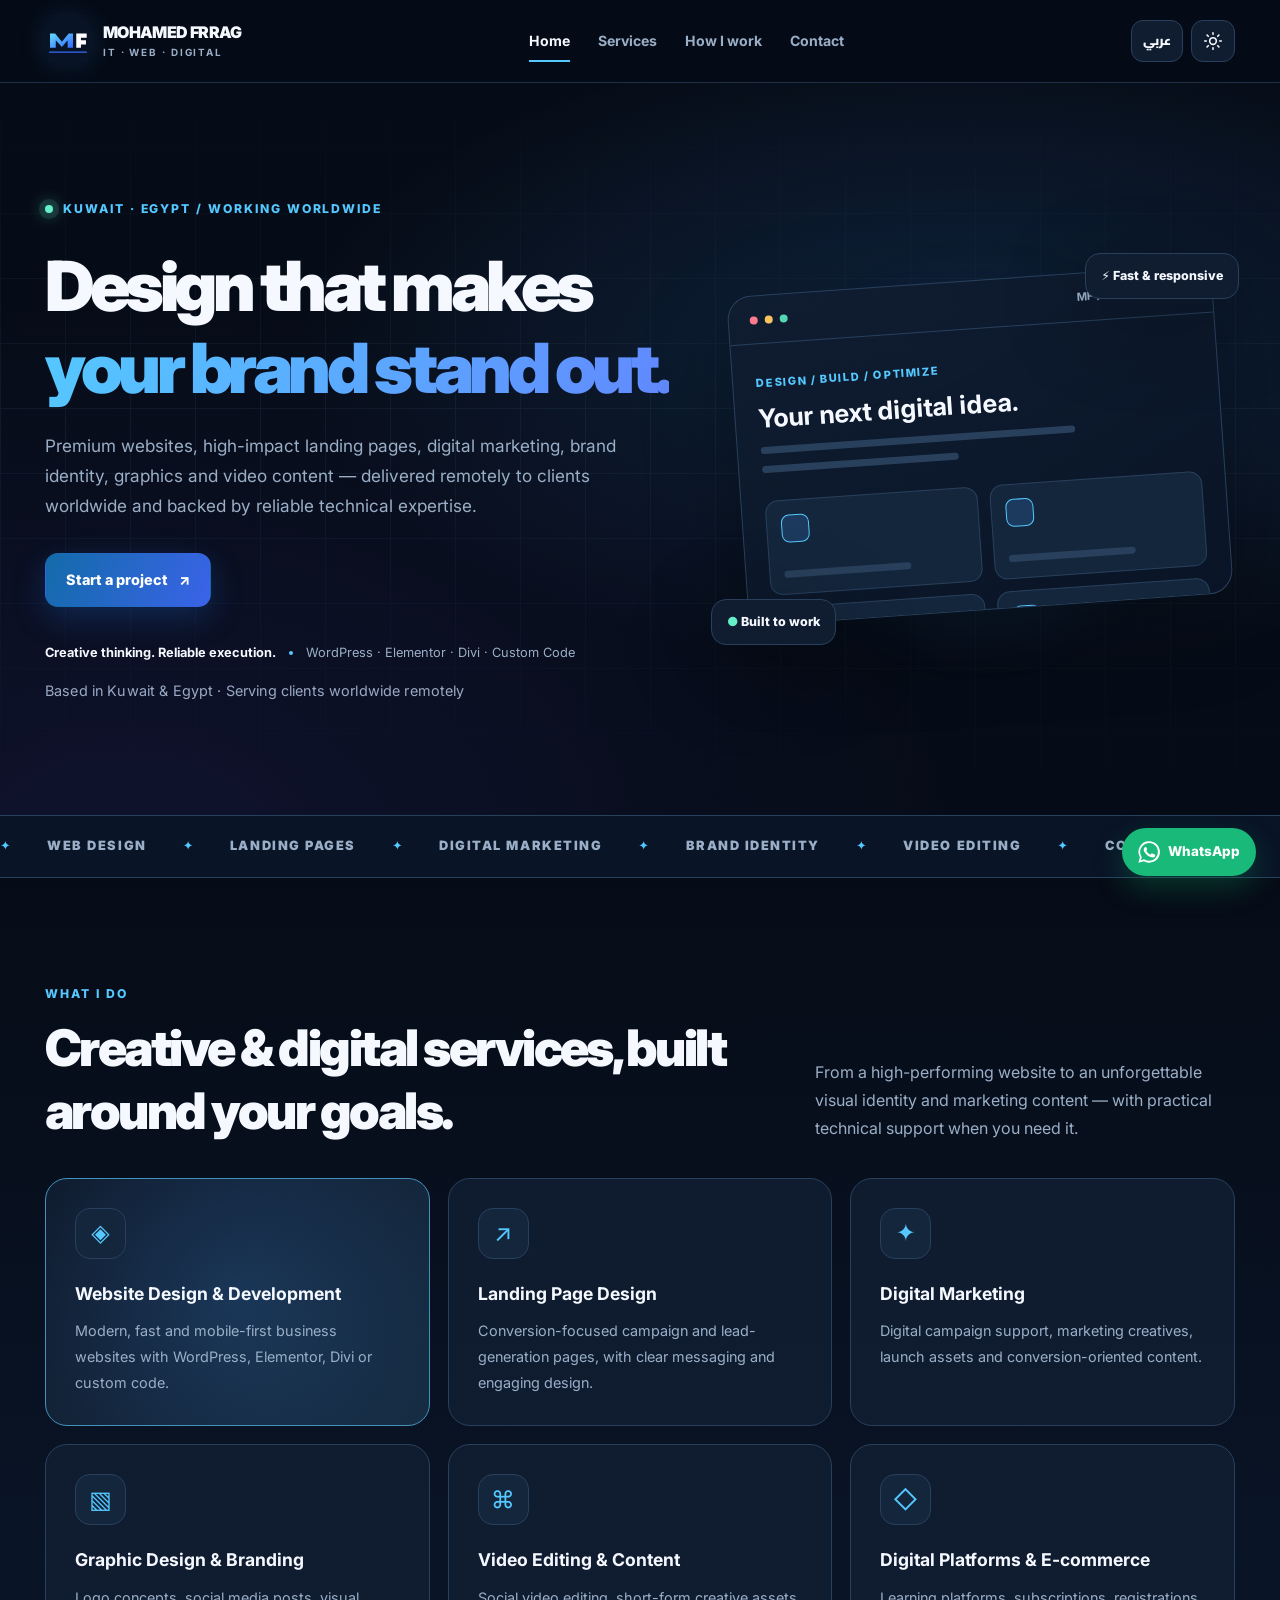
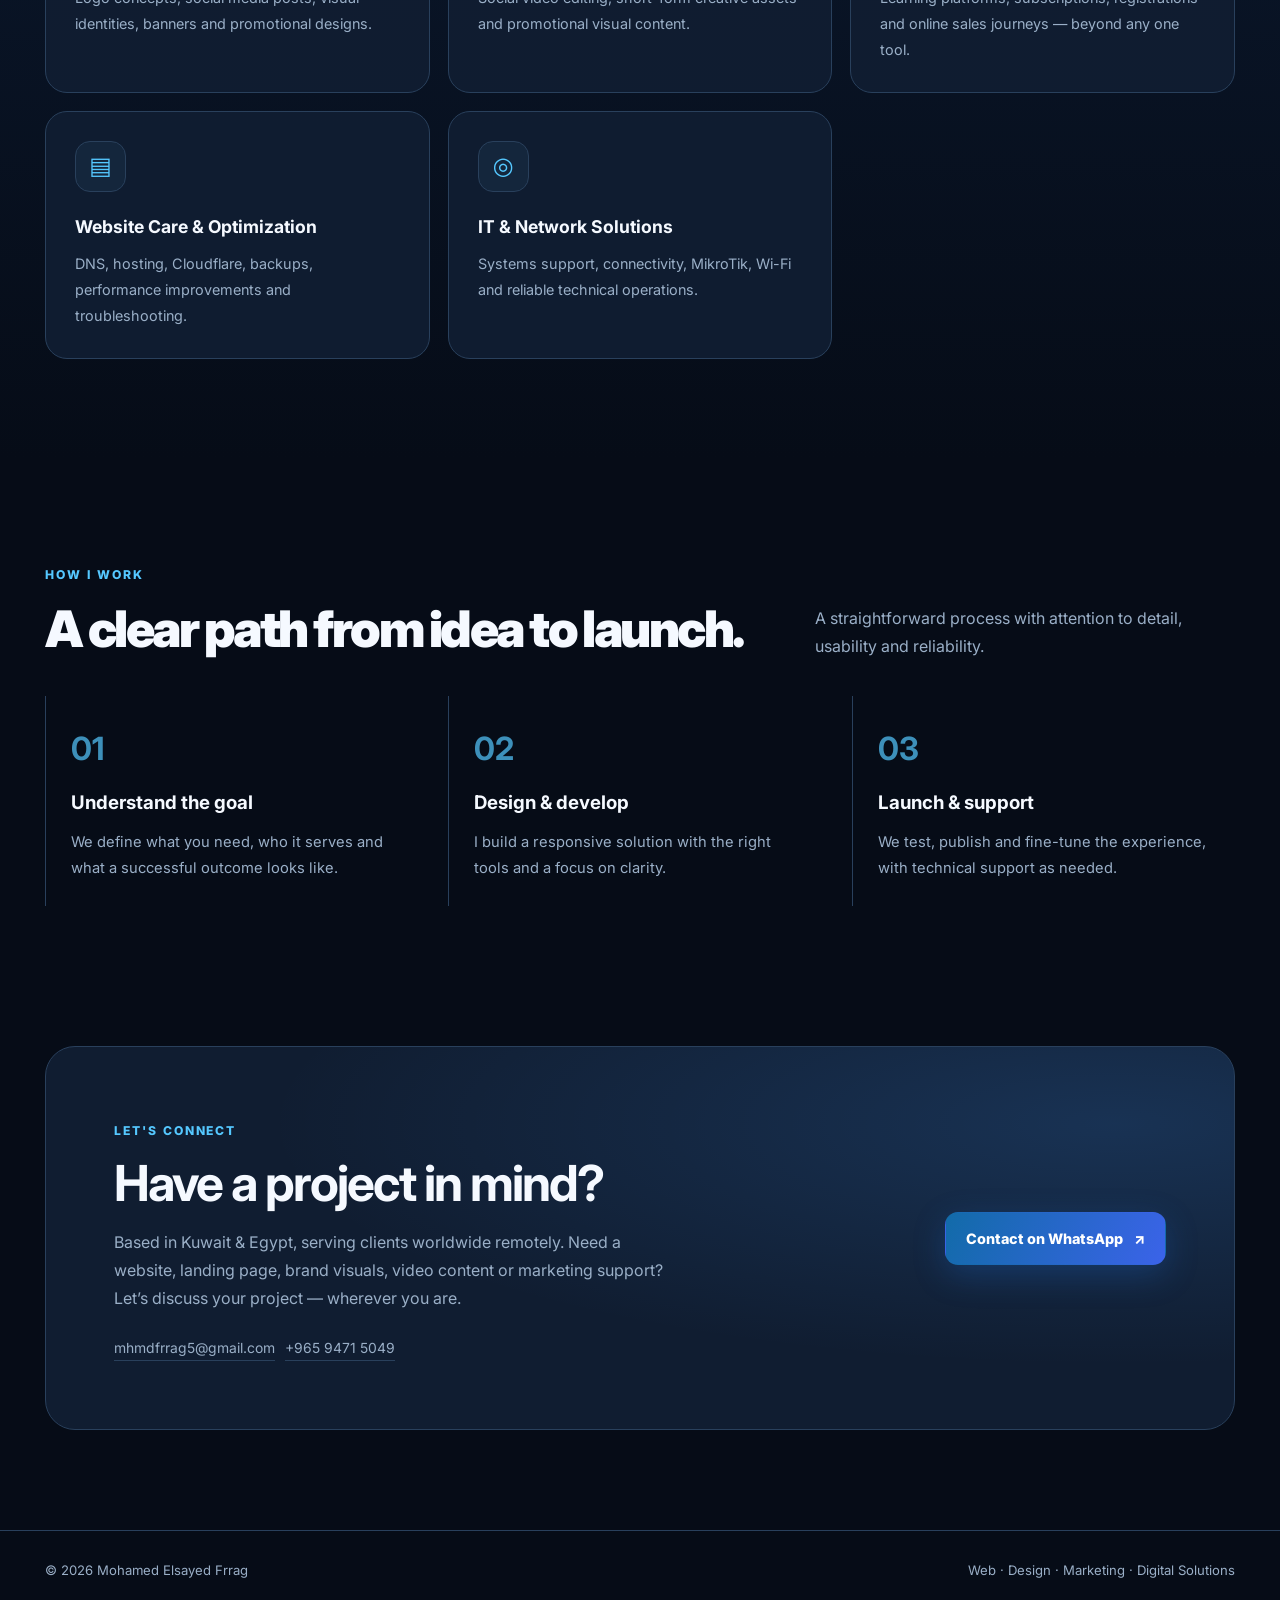
<file: index.html>
<!DOCTYPE html>
<html dir="ltr" lang="en"><head><meta charset="utf-8"/><meta content="width=device-width,initial-scale=1" name="viewport"/><meta content="#060c17" name="theme-color"/><meta content="Mohamed Frrag — web design, landing pages, digital marketing, branding, video editing, creative design, digital platforms and IT support. Based in Kuwait &amp; Egypt, serving clients worldwide." name="description"/><meta content="Mohamed Frrag | Web &amp; IT Solutions" property="og:title"/><meta content="Web design, branding, marketing and digital solutions worldwide. Based in Kuwait &amp; Egypt." property="og:description"/><meta content="website" property="og:type"/><link href="[data-uri]" rel="icon" type="image/svg+xml"/><style>
@import url('https://fonts.googleapis.com/css2?family=Cairo:wght@400;500;600;700;800;900&family=Inter:wght@400;500;600;700;800;900&display=swap');
:root{color-scheme:dark;--bg:#060c17;--bg2:#091426;--surface:#101d31;--surface2:#14263c;--text:#f5f9ff;--sub:#9aafc7;--border:#29405c;--accent:#55c8ff;--accent2:#537bff;--green:#65efc8;--glow:rgba(66,154,255,.17);--shadow:0 22px 90px rgba(0,0,0,.32)}
:root[data-theme=light]{color-scheme:light;--bg:#f5f8fe;--bg2:#eaf2fe;--surface:#fff;--surface2:#ebf3ff;--text:#122237;--sub:#506580;--border:#d3e0f2;--accent:#075eac;--accent2:#345bea;--green:#087f62;--glow:rgba(47,118,229,.12);--shadow:0 20px 70px rgba(22,61,118,.12)}
*{box-sizing:border-box}html{scroll-behavior:smooth}body{margin:0;overflow-x:hidden;background:var(--bg);color:var(--text);font:400 16px/1.75 Inter,Cairo,system-ui,sans-serif;transition:background .35s,color .35s}html[lang=ar] body{font-family:Cairo,Inter,system-ui,sans-serif}a{color:inherit;text-decoration:none}button{font:inherit;cursor:pointer}button:focus-visible,a:focus-visible{outline:2px solid var(--accent);outline-offset:4px}::selection{background:var(--accent);color:var(--bg)}.wrap{width:min(1190px,calc(100% - 48px));margin-inline:auto}.skip{position:fixed;inset-inline-start:20px;top:-90px;background:var(--accent);color:var(--bg);padding:12px 20px;z-index:80}.skip:focus{top:15px}.progress{height:2px;position:fixed;inset:0 0 auto;z-index:80;transform-origin:left;transform:scaleX(0);background:linear-gradient(90deg,#6cf0ff,#5379ff);pointer-events:none}header{position:sticky;top:0;z-index:50;background:color-mix(in srgb,var(--bg) 82%,transparent);border-bottom:1px solid color-mix(in srgb,var(--border) 70%,transparent);backdrop-filter:blur(18px)}.topbar{height:82px;display:flex;align-items:center;gap:20px}.brand{display:flex;align-items:center;gap:12px;white-space:nowrap;flex-shrink:0}.brand img{width:46px;height:46px;border-radius:12px;box-shadow:0 0 26px var(--glow)}.brand-text{font-size:1rem;font-weight:900;line-height:1.2;letter-spacing:-.04em}.brand-text small{display:block;color:var(--sub);font-size:.62rem;letter-spacing:.19em;font-weight:700;margin-top:5px}.nav{display:flex;align-items:center;justify-content:center;gap:28px;margin-inline:auto}.nav a{position:relative;font-size:.88rem;font-weight:700;color:var(--sub);transition:color .2s}.nav a:hover,.nav a[aria-current=page]{color:var(--text)}.nav a:after{content:'';height:2px;background:var(--accent);position:absolute;bottom:-9px;left:0;right:0;transform:scaleX(0);transition:transform .25s}.nav a:hover:after,.nav a[aria-current=page]:after{transform:scaleX(1)}.navtools{display:flex;align-items:center;gap:8px}.iconbtn{border:1px solid var(--border);border-radius:12px;background:var(--surface);color:var(--text);height:42px;min-width:42px;display:grid;place-items:center;padding:0 11px;transition:background .25s,transform .25s,border-color .25s}.iconbtn:hover{transform:translateY(-2px);border-color:var(--accent)}.iconbtn svg{width:20px;height:20px;fill:none;stroke:currentColor;stroke-width:1.9;stroke-linecap:round;stroke-linejoin:round}.langbtn{font-weight:900;font-size:.77rem}.menu-btn{display:none}.accent{color:var(--accent)}.eyebrow{display:inline-flex;align-items:center;gap:10px;font-size:.76rem;font-weight:800;letter-spacing:.16em;text-transform:uppercase;color:var(--accent)}.signal{width:8px;height:8px;border-radius:50%;background:var(--green);box-shadow:0 0 0 6px color-mix(in srgb,var(--green) 12%,transparent),0 0 17px var(--green)}.hero{position:relative;isolation:isolate;overflow:hidden;min-height:690px;display:flex;align-items:center;padding:110px 0 112px}.hero:before{content:'';position:absolute;inset:0;z-index:-2;background:radial-gradient(ellipse at 75% 37%,var(--glow),transparent 49%),radial-gradient(ellipse at 10% 105%,rgba(88,69,225,.11),transparent 51%)}.hero:after{content:'';position:absolute;inset:0;z-index:-1;opacity:.26;background-image:linear-gradient(var(--border) 1px,transparent 1px),linear-gradient(90deg,var(--border) 1px,transparent 1px);background-size:65px 65px;mask-image:linear-gradient(to bottom,transparent,black 45%,transparent)}.hero-grid{display:grid;grid-template-columns:1.1fr .9fr;gap:52px;align-items:center}.hero h1{font-size:clamp(2.85rem,5.4vw,5.1rem);letter-spacing:-.065em;line-height:1.18;margin:25px 0 22px;max-width:750px;font-weight:900}html[lang=ar] .hero h1{letter-spacing:-.035em;line-height:1.45;font-size:clamp(2.4rem,4.6vw,4.3rem)}.gradient{background:linear-gradient(105deg,var(--accent),#6283ff,#b6a4ff);background-size:220% 220%;background-clip:text;-webkit-background-clip:text;color:transparent;animation:gradientmove 9s ease infinite}.lead{color:var(--sub);font-size:1.075rem;max-width:620px;margin:0 0 32px}.actions{display:flex;gap:12px;flex-wrap:wrap}.btn{display:inline-flex;align-items:center;justify-content:center;gap:11px;border-radius:13px;border:1px solid var(--border);font-size:.9rem;font-weight:800;padding:13px 20px;transition:transform .25s,box-shadow .25s,background .25s;min-height:49px}.btn:hover{transform:translateY(-4px)}.btn.primary{color:#fff;background:linear-gradient(115deg,#126ba9,#3b63e9);border-color:transparent;box-shadow:0 10px 32px rgba(31,115,229,.25)}.btn.primary:hover{box-shadow:0 14px 45px rgba(31,115,229,.4)}.btn.ghost{background:var(--surface);color:var(--text)}.arrow{display:inline-block;transition:transform .2s}.btn:hover .arrow{transform:translate(4px,-3px)}[dir=rtl] .btn:hover .arrow{transform:translate(-4px,-3px)}.socialline{margin-top:35px;color:var(--sub);font-size:.8rem;display:flex;align-items:center;gap:13px;flex-wrap:wrap}.socialline b{color:var(--text)}.sep{display:inline-block;width:4px;height:4px;border-radius:50%;background:var(--accent)}.scene{position:relative;min-height:420px;perspective:900px}.scene-glow{position:absolute;inset:6% 2% 0;border-radius:50%;background:radial-gradient(circle,var(--glow),transparent 65%);filter:blur(22px);animation:breathe 7s ease-in-out infinite}.visual-panel{position:absolute;inset:42px 12px 48px 14px;border:1px solid var(--border);border-radius:24px;background:linear-gradient(155deg,color-mix(in srgb,var(--surface) 96%,transparent),var(--bg2));box-shadow:var(--shadow);transform:rotate(-4deg);overflow:hidden;animation:float 8s ease-in-out infinite}.visual-header{height:48px;border-bottom:1px solid var(--border);display:flex;gap:7px;align-items:center;padding:0 21px}.visual-header i{width:8px;height:8px;border-radius:50%;background:#ff7a8d}.visual-header i:nth-child(2){background:#f9c45d}.visual-header i:nth-child(3){background:#53d6b2}.visual-header span{margin-inline-start:auto;color:var(--sub);font-size:.7rem;font-weight:700}.visual-content{padding:23px}.preview-kicker{font-size:.69rem;color:var(--accent);letter-spacing:.15em;font-weight:800}.visual-content h3{font-size:1.6rem;line-height:1.25;margin:8px 0;color:var(--text)}.fake-line{height:7px;border-radius:10px;background:var(--border);margin:12px 0;width:72%}.fake-line.short{width:45%}.fake-grid{display:grid;grid-template-columns:1fr 1fr;gap:12px;margin-top:28px}.fake-tile{height:95px;border:1px solid var(--border);border-radius:13px;background:var(--surface2);padding:14px;position:relative}.fake-tile:before{content:'';display:block;width:26px;height:26px;border:1px solid var(--accent);border-radius:8px;background:var(--glow)}.fake-tile:after{content:'';position:absolute;bottom:16px;left:14px;width:60%;height:7px;border-radius:10px;background:var(--border)}.float-pill{position:absolute;z-index:2;border:1px solid var(--border);background:var(--surface);border-radius:15px;padding:11px 15px;color:var(--text);font-size:.78rem;font-weight:800;box-shadow:var(--shadow);animation:float 6s ease-in-out infinite}.float-pill.first{top:15px;right:-4px}.float-pill.second{bottom:13px;left:-12px;animation-delay:-2s}.float-pill .glow-dot{color:var(--green)}section{padding:100px 0;scroll-margin-top:85px}.section-top{display:flex;align-items:end;justify-content:space-between;gap:32px;margin-bottom:36px}.section-top h2,.portfolio-head h1{font-size:clamp(2rem,4vw,3.15rem);line-height:1.25;letter-spacing:-.05em;margin:10px 0 0;font-weight:900}html[lang=ar] .section-top h2,html[lang=ar] .portfolio-head h1{letter-spacing:-.02em;line-height:1.55}.section-top p{color:var(--sub);max-width:420px;margin:0}.services{background:linear-gradient(180deg,var(--bg),var(--bg2) 58%,var(--bg))}.cards{display:grid;grid-template-columns:repeat(3,minmax(0,1fr));gap:18px}.card{position:relative;isolation:isolate;border:1px solid var(--border);background:color-mix(in srgb,var(--surface) 94%,transparent);border-radius:22px;padding:29px;min-height:235px;overflow:hidden;transition:transform .35s,border-color .35s,box-shadow .35s}.card:hover{transform:translateY(-8px);border-color:color-mix(in srgb,var(--accent) 55%,var(--border));box-shadow:0 18px 50px var(--glow)}.card:before{content:'';position:absolute;inset:0;z-index:-1;background:radial-gradient(320px circle at var(--mx,50%) var(--my,50%),var(--glow),transparent 65%);opacity:0;transition:opacity .3s}.card:hover:before{opacity:1}.card-icon{height:51px;width:51px;display:grid;place-items:center;border-radius:15px;background:var(--surface2);border:1px solid var(--border);color:var(--accent);font-size:1.5rem}.card-icon svg{height:27px;width:27px;fill:none;stroke:currentColor;stroke-width:1.7;stroke-linecap:round;stroke-linejoin:round}.card h3{font-size:1.1rem;margin:20px 0 9px}.card p{color:var(--sub);margin:0;font-size:.9rem;line-height:1.8}.ticker{border-block:1px solid var(--border);overflow:hidden;padding:19px 0;background:var(--bg2)}.ticker-track{display:flex;gap:36px;white-space:nowrap;width:max-content;animation:marquee 33s linear infinite;color:var(--sub);font-size:.8rem;font-weight:900;letter-spacing:.12em}.ticker-track span:before{content:'✦';color:var(--accent);margin-inline-end:35px}.workflow{display:grid;grid-template-columns:repeat(3,1fr);gap:20px}.step{padding:25px;border-inline-start:1px solid var(--border)}.step b{font-size:2rem;color:var(--accent);opacity:.7}.step h3{margin:10px 0}.step p{color:var(--sub);font-size:.92rem;margin:0}.cta{padding:40px 0 100px}.cta-panel{border:1px solid var(--border);border-radius:30px;background:radial-gradient(ellipse at 90% 20%,var(--glow),transparent 56%),var(--surface);padding:68px;display:flex;align-items:center;justify-content:space-between;gap:25px;overflow:hidden}.cta-panel h2{font-size:clamp(2rem,4vw,3.1rem);line-height:1.3;margin:8px 0 12px;letter-spacing:-.04em}.cta-panel p{max-width:550px;color:var(--sub);margin:0}.links{display:flex;gap:10px;flex-wrap:wrap;margin-top:24px}.links a{color:var(--sub);font-size:.87rem;border-bottom:1px solid var(--border)}footer{border-top:1px solid var(--border);padding:28px 0 34px;color:var(--sub);font-size:.82rem}.footer-grid{display:flex;justify-content:space-between;gap:14px;flex-wrap:wrap}.footer-grid a{color:var(--text)}.whatsapp{position:fixed;bottom:24px;right:24px;z-index:45;display:flex;align-items:center;gap:8px;background:#19b979;color:#fff;padding:12px 16px;border-radius:40px;font-weight:800;font-size:.84rem;box-shadow:0 11px 28px #0b855858;transition:transform .25s}.whatsapp:hover{transform:translateY(-5px)}.whatsapp svg{width:22px;height:22px;fill:currentColor}.portfolio-hero{position:relative;padding:110px 0 55px;overflow:hidden}.portfolio-hero:before{content:'';position:absolute;z-index:-1;inset:0;background:radial-gradient(ellipse at 75% 20%,var(--glow),transparent 55%)}.portfolio-head{max-width:790px}.portfolio-head p{color:var(--sub);font-size:1.08rem}.info-bar{display:flex;gap:13px;flex-wrap:wrap;margin-top:26px}.tag{display:inline-flex;padding:8px 13px;border:1px solid var(--border);border-radius:30px;background:var(--surface);font-weight:700;font-size:.75rem;color:var(--sub)}.portfolio-section{padding:45px 0 95px}.two-cols{display:grid;grid-template-columns:1.45fr .55fr;gap:23px}.timeline{display:grid;gap:16px}.job{padding:29px;border:1px solid var(--border);background:var(--surface);border-radius:20px}.job-head{display:flex;justify-content:space-between;gap:13px;flex-wrap:wrap;align-items:start}.job h3{margin:0;font-size:1.05rem}.job time{color:var(--accent);font-weight:800;font-size:.79rem}.job strong{font-size:.85rem;color:var(--sub);font-weight:700}.job p{color:var(--sub);margin:12px 0 0;font-size:.91rem}.side-card{border:1px solid var(--border);background:var(--surface);border-radius:20px;padding:26px;margin-bottom:17px}.side-card h3{margin:0 0 15px}.chips{display:flex;flex-wrap:wrap;gap:9px}.chip{border:1px solid var(--border);background:var(--surface2);color:var(--sub);padding:6px 11px;border-radius:25px;font-size:.77rem;font-weight:750}.project-empty{border:1px dashed var(--border);border-radius:21px;padding:35px;background:var(--surface);color:var(--sub);margin-top:18px}.project-empty h3{color:var(--text);margin:0 0 5px}.reveal{opacity:0;transform:translateY(27px);transition:opacity .75s ease,transform .75s cubic-bezier(.2,.7,.1,1)}.reveal.visible{opacity:1;transform:none}.reveal.delay1{transition-delay:.1s}.reveal.delay2{transition-delay:.19s}.reveal.delay3{transition-delay:.27s}@keyframes float{0%,100%{transform:translateY(0) rotate(-3deg)}50%{transform:translateY(-18px) rotate(-1deg)}}@keyframes breathe{0%,100%{transform:scale(.9);opacity:.65}50%{transform:scale(1.1);opacity:1}}@keyframes gradientmove{0%,100%{background-position:0 50%}50%{background-position:100% 50%}}@keyframes marquee{to{transform:translateX(-50%)}}
@media(max-width:1000px){.nav{gap:15px}.brand-text{font-size:.85rem}.hero-grid{gap:18px}.cards{grid-template-columns:repeat(2,1fr)}}
@media(max-width:780px){.topbar{height:74px}.menu-btn{display:grid}.nav{position:absolute;top:74px;inset-inline:0;background:var(--bg);border-bottom:1px solid var(--border);padding:18px 24px;display:none;flex-direction:column;align-items:stretch;gap:0}.nav.is-open{display:flex}.nav a{padding:12px 6px}.nav a:after{display:none}.navtools{margin-inline-start:auto}.hero{min-height:auto;padding:70px 0}.hero-grid{grid-template-columns:1fr}.scene{min-height:360px;max-width:490px;width:100%;margin:auto}.hero h1{max-width:650px}.section-top{display:block}.section-top p{margin-top:15px}.workflow{grid-template-columns:1fr}.cta-panel{padding:36px;display:block}.cta-panel .btn{margin-top:25px}.two-cols{grid-template-columns:1fr}}
@media(max-width:540px){.wrap{width:min(100% - 34px,1190px)}.brand-text small{font-size:.51rem}.brand img{width:41px;height:41px}.brand{gap:8px}.navtools{gap:5px}.iconbtn{min-width:39px;height:39px;padding:0 8px}.hero h1{font-size:2.75rem}.hero{padding:54px 0}.scene{min-height:310px}.visual-panel{inset:32px 7px 40px}.float-pill{font-size:.69rem;padding:8px}.float-pill.first{right:0}.float-pill.second{left:0}section{padding:72px 0}.cards{grid-template-columns:1fr}.card{min-height:0}.cta{padding-bottom:75px}.cta-panel{padding:29px}.whatsapp{right:15px;bottom:16px;padding:13px}.whatsapp span{display:none}.portfolio-hero{padding:75px 0 30px}}
@media(prefers-reduced-motion:reduce){html{scroll-behavior:auto}*,*:before,*:after{animation:none!important;transition-duration:.01ms!important}.reveal{opacity:1;transform:none}}


.card:first-child{border-color:color-mix(in srgb,var(--accent) 60%,var(--border));background:linear-gradient(130deg,var(--surface),color-mix(in srgb,var(--accent) 9%,var(--surface)))}.card:first-child:before{opacity:.9}.card-icon{transition:transform .4s ease,filter .4s ease}.card:hover .card-icon{transform:rotate(-9deg) scale(1.22);filter:drop-shadow(0 0 12px var(--accent))}.brand img{transition:transform .6s cubic-bezier(.2,.8,.2,1)}.brand:hover img{transform:rotate(-7deg) scale(1.08)}
 .global-note{margin:14px 0 0;color:var(--muted,#9aa9c4);font-size:0.9rem;letter-spacing:.01em}
</style><title>Mohamed Frrag | Web &amp; IT Solutions</title></head><body><a class="skip" data-i18n="skip" href="#main">Skip to content</a><div class="progress" id="progress"></div><header><div class="wrap topbar"><a aria-label="Mohamed Frrag — Home" class="brand" href="index.html"><img alt="MF logo" height="46" src="[data-uri]" width="46"/><span class="brand-text">MOHAMED FRRAG<small>IT · WEB · DIGITAL</small></span></a><nav aria-label="Primary navigation" class="nav" id="nav"><a data-i18n="navHome" href="index.html">Home</a><a data-i18n="navServices" href="index.html#services">Services</a><a data-i18n="navProcess" href="index.html#process">Process</a><a data-i18n="navContact" href="index.html#contact">Contact</a></nav><div class="navtools"><button aria-label="Change language" class="iconbtn langbtn" id="langBtn" type="button">عربي</button><button aria-label="Toggle light dark mode" class="iconbtn" id="themeBtn" type="button"></button><button aria-controls="nav" aria-expanded="false" aria-label="Open menu" class="iconbtn menu-btn" id="menuBtn" type="button"><svg viewbox="0 0 24 24"><path d="M4 7h16M4 12h16M4 17h16"></path></svg></button></div></div></header><main id="main"><section class="hero" id="home"><div class="wrap hero-grid"><div class="reveal"><span class="eyebrow"><i class="signal"></i><span data-i18n="eyebrow">KUWAIT · EGYPT  /  SERVING CLIENTS WORLDWIDE</span></span><h1><span data-i18n="hero1">Ideas into</span><br/><span class="gradient" data-i18n="hero2">digital experiences.</span></h1><p class="lead" data-i18n="heroDesc">Modern websites, conversion-focused landing pages, digital platforms and reliable IT solutions — carefully built around your goals.</p><div class="actions"><a class="btn primary" href="https://wa.me/96594715049?text=Hi%20Mohamed%2C%20I%20want%20to%20discuss%20a%20project." rel="noopener noreferrer" target="_blank"><span data-i18n="startProject">Start a project</span><span class="arrow">↗</span></a></div><div class="socialline"><b data-i18n="focus">Focused on practical solutions</b><span class="sep"></span> WordPress · Elementor · Divi · Custom Code</div><p class="global-note" data-i18n="globalNote">Based in Kuwait &amp; Egypt · Serving clients worldwide remotely</p></div><div aria-label="Illustration of digital service dashboard" class="scene reveal delay2"><div class="scene-glow"></div><div class="visual-panel"><div class="visual-header"><i></i><i></i><i></i><span>MF / DIGITAL STUDIO</span></div><div class="visual-content"><span class="preview-kicker">DESIGN / BUILD / OPTIMIZE</span><h3 data-i18n="panelTitle">Your next digital idea.</h3><div class="fake-line"></div><div class="fake-line short"></div><div class="fake-grid"><div class="fake-tile"></div><div class="fake-tile"></div><div class="fake-tile"></div><div class="fake-tile"></div></div></div></div><span class="float-pill first">⚡ <span data-i18n="pill1">Fast &amp; responsive</span></span><span class="float-pill second"><span class="glow-dot">●</span> <span data-i18n="pill2">Built to work</span></span></div></div></section><div aria-hidden="true" class="ticker"><div class="ticker-track"><span>WEB DESIGN</span><span>LANDING PAGES</span><span>DIGITAL MARKETING</span><span>BRAND IDENTITY</span><span>VIDEO EDITING</span><span>CONTENT DESIGN</span><span>WEB DESIGN</span><span>LANDING PAGES</span><span>DIGITAL MARKETING</span><span>BRAND IDENTITY</span><span>VIDEO EDITING</span><span>CONTENT DESIGN</span></div></div><section class="services" id="services"><div class="wrap"><div class="section-top reveal"><div><span class="eyebrow" data-i18n="servicesLabel">WHAT I DO</span><h2 data-i18n="servicesTitle">Services that move<br/>your business forward.</h2></div><p data-i18n="servicesDesc">From your first landing page to ongoing technical operations: one place for practical, scalable solutions.</p></div><div class="cards"><article class="card reveal"><span aria-hidden="true" class="card-icon">◈</span><h3 data-i18n="s1h"></h3><p data-i18n="s1p"></p></article><article class="card reveal"><span aria-hidden="true" class="card-icon">↗</span><h3 data-i18n="s2h"></h3><p data-i18n="s2p"></p></article><article class="card reveal"><span aria-hidden="true" class="card-icon">✦</span><h3 data-i18n="s3h"></h3><p data-i18n="s3p"></p></article><article class="card reveal"><span aria-hidden="true" class="card-icon">▧</span><h3 data-i18n="s4h"></h3><p data-i18n="s4p"></p></article><article class="card reveal"><span aria-hidden="true" class="card-icon">⌘</span><h3 data-i18n="s5h"></h3><p data-i18n="s5p"></p></article><article class="card reveal"><span aria-hidden="true" class="card-icon">◇</span><h3 data-i18n="s6h"></h3><p data-i18n="s6p"></p></article><article class="card reveal"><span aria-hidden="true" class="card-icon">▤</span><h3 data-i18n="s7h"></h3><p data-i18n="s7p"></p></article><article class="card reveal"><span aria-hidden="true" class="card-icon">◎</span><h3 data-i18n="s8h"></h3><p data-i18n="s8p"></p></article></div></div></section><section id="process"><div class="wrap"><div class="section-top reveal"><div><span class="eyebrow" data-i18n="processLabel">HOW I WORK</span><h2 data-i18n="processTitle">A clear path from idea to launch.</h2></div><p data-i18n="processDesc">A straightforward process with attention to detail, usability and reliability.</p></div><div class="workflow"><div class="step reveal"><b>01</b><h3 data-i18n="step1"></h3><p data-i18n="step1d"></p></div><div class="step reveal delay1"><b>02</b><h3 data-i18n="step2"></h3><p data-i18n="step2d"></p></div><div class="step reveal delay2"><b>03</b><h3 data-i18n="step3"></h3><p data-i18n="step3d"></p></div></div></div></section><section class="cta" id="contact"><div class="wrap"><div class="cta-panel reveal"><div><span class="eyebrow" data-i18n="contactLabel">LET'S CONNECT</span><h2 data-i18n="contactTitle">Have a project in mind?</h2><p data-i18n="contactDesc">Tell me what you need — a website, landing page, ongoing support, or a technical solution. Let's talk about the right approach.</p><div class="links"><a href="mailto:mhmdfrrag5@gmail.com">mhmdfrrag5@gmail.com</a><a href="tel:+96594715049">+965 9471 5049</a></div></div><a class="btn primary" href="https://wa.me/96594715049?text=Hi%20Mohamed%2C%20I%20have%20a%20project%20to%20discuss." rel="noopener noreferrer" target="_blank"><span data-i18n="contactWA">Contact on WhatsApp</span> ↗</a></div></div></section></main><footer><div class="wrap footer-grid"><span>© <span id="year"></span> Mohamed Elsayed Frrag</span><span data-i18n="footer">Made for clarity, performance &amp; real solutions</span></div></footer><a aria-label="Contact Mohamed on WhatsApp" class="whatsapp" href="https://wa.me/96594715049?text=Hello%20Mohamed%2C%20I%20would%20like%20to%20discuss%20a%20project." rel="noopener noreferrer" target="_blank"><svg aria-hidden="true" viewbox="0 0 32 32"><path d="M16 .5A15.3 15.3 0 0 0 2.8 23.6L.5 31.5l8.1-2.1A15.5 15.5 0 1 0 16 .5Zm0 28.2a12.8 12.8 0 0 1-6.5-1.8l-.5-.3-4.8 1.3 1.3-4.6-.3-.5A12.9 12.9 0 1 1 16 28.7Zm7.1-9.7c-.4-.2-2.2-1.1-2.6-1.2-.3-.1-.6-.2-.8.2-.2.4-1 1.2-1.2 1.4-.2.2-.4.3-.8.1-.5-.3-1.8-.7-3.3-2.1-1.2-1-2-2.3-2.2-2.7-.2-.4 0-.6.2-.8l.6-.7.3-.5c.1-.2 0-.5 0-.7s-.8-1.9-1.1-2.6c-.3-.7-.6-.6-.8-.6h-.7c-.3 0-.7.1-1 .5-.4.4-1.4 1.4-1.4 3.3s1.5 3.8 1.7 4.1c.2.3 3 4.6 7.3 6.3 1 .4 1.8.6 2.4.8 1 .3 1.9.2 2.6.1.8-.1 2.2-.9 2.5-1.8.3-.9.3-1.7.2-1.8-.1-.2-.3-.3-.7-.5Z"></path></svg><span data-i18n="whatsapp">WhatsApp</span></a><script>
(()=>{'use strict';const I={"en":{"skip":"Skip to content","navHome":"Home","navServices":"Services","navProcess":"How I work","navPortfolio":"Portfolio & CV","navContact":"Contact","footer":"Web · Design · Marketing · Digital Solutions","whatsapp":"WhatsApp","eyebrow":"KUWAIT · EGYPT  /  WORKING WORLDWIDE","hero1":"Design that makes","hero2":"your brand stand out.","heroDesc":"Premium websites, high-impact landing pages, digital marketing, brand identity, graphics and video content — delivered remotely to clients worldwide and backed by reliable technical expertise.","startProject":"Start a project","seePortfolio":"Explore my portfolio","focus":"Creative thinking. Reliable execution.","panelTitle":"Your next digital idea.","pill1":"Fast & responsive","pill2":"Built to work","servicesLabel":"WHAT I DO","servicesTitle":"Creative & digital services, built around your goals.","servicesDesc":"From a high-performing website to an unforgettable visual identity and marketing content — with practical technical support when you need it.","s1h":"Website Design & Development","s1p":"Modern, fast and mobile-first business websites with WordPress, Elementor, Divi or custom code.","s2h":"Landing Page Design","s2p":"Conversion-focused campaign and lead-generation pages, with clear messaging and engaging design.","s3h":"Digital Marketing","s3p":"Digital campaign support, marketing creatives, launch assets and conversion-oriented content.","s4h":"Graphic Design & Branding","s4p":"Logo concepts, social media posts, visual identities, banners and promotional designs.","s5h":"Video Editing & Content","s5p":"Social video editing, short-form creative assets and promotional visual content.","s6h":"Digital Platforms & E-commerce","s6p":"Learning platforms, subscriptions, registrations and online sales journeys — beyond any one tool.","processLabel":"HOW I WORK","processTitle":"A clear path from idea to launch.","processDesc":"A straightforward process with attention to detail, usability and reliability.","step1":"Understand the goal","step1d":"We define what you need, who it serves and what a successful outcome looks like.","step2":"Design & develop","step2d":"I build a responsive solution with the right tools and a focus on clarity.","step3":"Launch & support","step3d":"We test, publish and fine-tune the experience, with technical support as needed.","contactLabel":"LET'S CONNECT","contactTitle":"Have a project in mind?","contactDesc":"Based in Kuwait & Egypt, serving clients worldwide remotely. Need a website, landing page, brand visuals, video content or marketing support? Let’s discuss your project — wherever you are.","portfolioLink":"Portfolio & CV ↗","contactWA":"Contact on WhatsApp","portfolioTag":"PORTFOLIO / EXPERIENCE","portfolioTitle":"The experience behind the work.","portfolioDesc":"I’m Mohamed Elsayed Frrag, working across IT systems and digital operations for clients and teams in Kuwait and Egypt.","downloadCV":"Download CV","hireMe":"Get in touch","kuwait":"Kuwait · Egypt","role":"IT Systems & Digital Operations","webRole":"Web Solutions","careerTag":"CAREER","careerTitle":"Professional experience","present":"Present","job1":"IT & Technical Operations Specialist","job1d":"Managing websites, landing pages, online learning and customer platforms, hosting, technical troubleshooting and IT operations.","job2":"System Administrator","job2d":"Windows systems, LAN/Wi-Fi, MikroTik, technical support, CCTV and access-control infrastructure.","job3":"Technical Support","job3company":"Dr. Ehab Saad Pharmacies · Egypt","job3d":"Devices and software setup, maintenance, updates, networking assistance and troubleshooting.","workTitle":"Selected project case studies","workDesc":"Real project screenshots, verified links and outcomes will be added here. No fictional client projects.","skillsTitle":"Tools & expertise","educationTitle":"Education","degree":"Bachelor’s Degree in Computer Science","connectTitle":"Let's collaborate","connectDesc":"For job opportunities or project discussions, reach out directly.","s7h":"Website Care & Optimization","s7p":"DNS, hosting, Cloudflare, backups, performance improvements and troubleshooting.","s8h":"IT & Network Solutions","s8p":"Systems support, connectivity, MikroTik, Wi-Fi and reliable technical operations."},"ar":{"skip":"انتقل للمحتوى","navHome":"الرئيسية","navServices":"الخدمات","navProcess":"طريقة العمل","navPortfolio":"أعمالي وسيرتي","navContact":"التواصل","footer":"مواقع · تصميم · تسويق · حلول رقمية","whatsapp":"واتساب","eyebrow":"الكويت · مصر | نخدم عملاءنا حول العالم","hero1":"تصميمات تبرز","hero2":"قوة علامتك التجارية.","heroDesc":"تصميم مواقع احترافية وصفحات هبوط فعّالة وتسويق رقمي وهوية بصرية وتصميمات ومونتاج فيديو — نقدمها عن بُعد للعملاء في جميع أنحاء العالم بخبرة تقنية تدعم نجاح مشروعك.","startProject":"ابدأ مشروعك","seePortfolio":"تصفح أعمالي وسيرتي","focus":"أفكار إبداعية وتنفيذ يعتمد عليه","globalNote":"الكويت ومصر · خدمات عن بُعد للعملاء في جميع أنحاء العالم","panelTitle":"فكرتك الرقمية القادمة.","pill1":"سريع ومتجاوب","pill2":"حلول تعمل بثبات","servicesLabel":"ماذا أقدم؟","servicesTitle":"خدمات رقمية وإبداعية تناسب طموحك.","servicesDesc":"من الموقع الاحترافي إلى الهوية البصرية والمحتوى التسويقي، مع دعم تقني عملي حسب احتياجات مشروعك.","s1h":"تصميم وتطوير المواقع","s1p":"مواقع أعمال حديثة وسريعة ومتجاوبة باستخدام WordPress وElementor وDivi أو البرمجة المخصصة.","s2h":"تصميم صفحات الهبوط","s2p":"صفحات هبوط جذابة للحملات الإعلانية وجذب العملاء والتسجيل وزيادة فرص التحويل.","s3h":"التسويق الرقمي","s3p":"دعم الحملات التسويقية وتجهيز المحتوى والتصميمات الإعلانية وأصول إطلاق الخدمات.","s4h":"التصميم الجرافيكي والهوية البصرية","s4p":"تصميم اللوجوهات وبوستات السوشيال ميديا والهويات البصرية والبنرات والمواد الدعائية.","s5h":"مونتاج الفيديو وصناعة المحتوى","s5p":"مونتاج فيديوهات السوشيال ميديا والمقاطع القصيرة والمحتوى المرئي الترويجي.","s6h":"المنصات الرقمية والمتاجر","s6p":"منصات التعليم والاشتراكات والتسجيل وتجارب البيع عبر الإنترنت بدون التقيد بأداة واحدة.","processLabel":"طريقة العمل","processTitle":"من الفكرة إلى الإطلاق بخطوات واضحة.","processDesc":"تنفيذ منظم يهتم بالتفاصيل وسهولة الاستخدام والاستقرار التقني.","step1":"نفهم الهدف","step1d":"نحدد احتياجك والجمهور المستهدف والنتيجة المطلوبة من المشروع.","step2":"نصمم وننفذ","step2d":"أطوّر حلًا متجاوبًا بالأدوات المناسبة مع الاهتمام بتجربة الاستخدام.","step3":"نطلق وندعم","step3d":"نختبر وننشر ونحسن التجربة، مع الدعم التقني حسب الحاجة.","contactLabel":"تواصل معي","contactTitle":"عندك فكرة مشروع؟","contactDesc":"موجود في الكويت ومصر، وبقدم خدماتي عن بُعد للعملاء في جميع أنحاء العالم. محتاج موقع شركة، صفحة هبوط، هوية بصرية، فيديو أو دعم في التسويق؟ تواصل معي من أي بلد ونناقش مشروعك.","portfolioLink":"الأعمال والسيرة الذاتية ↗","contactWA":"تواصل عبر واتساب","portfolioTag":"الملف الشخصي والخبرات","portfolioTitle":"الخبرة اللي ورا كل مشروع.","portfolioDesc":"أنا محمد السيد فراج، أعمل في مجالات الأنظمة التقنية والعمليات الرقمية في الكويت ومصر.","downloadCV":"تحميل السيرة الذاتية","hireMe":"تواصل معي","kuwait":"الكويت · مصر","role":"أنظمة تقنية المعلومات والعمليات الرقمية","webRole":"حلول الويب","careerTag":"المسيرة المهنية","careerTitle":"الخبرة العملية","present":"الآن","job1":"أخصائي تقنية المعلومات والعمليات الفنية","job1d":"إدارة المواقع وصفحات الهبوط ومنصات التعليم والعملاء والاستضافة وحل المشكلات والتشغيل التقني.","job2":"مسؤول أنظمة","job2d":"إدارة أنظمة Windows والشبكات وMikroTik والدعم الفني والكاميرات وأنظمة التحكم بالدخول.","job3":"دعم فني","job3company":"صيدليات د. إيهاب سعد · مصر","job3d":"إعداد وصيانة الأجهزة والبرامج والتحديثات والمساعدة في الشبكات وحل الأعطال.","workTitle":"نماذج مشاريع مختارة","workDesc":"هنضيف هنا صور المشاريع الحقيقية وروابطها ونتائجها بعد توثيقها، بدون مشروعات أو عملاء وهميين.","skillsTitle":"المهارات والأدوات","educationTitle":"التعليم","degree":"بكالوريوس علوم الحاسب","connectTitle":"خلينا نتعاون","connectDesc":"لفرص العمل أو مناقشة مشاريع جديدة، تواصل معي مباشرة.","s7h":"صيانة المواقع وتحسين الأداء","s7p":"إدارة DNS والاستضافة وCloudflare والنسخ الاحتياطي وتحسين الأداء وإصلاح المشكلات.","s8h":"حلول تقنية المعلومات والشبكات","s8p":"الدعم الفني وإدارة الأنظمة والاتصال وMikroTik وشبكات Wi-Fi والتشغيل التقني."}};const root=document.documentElement;let lang='en',theme='dark';try{lang=localStorage.getItem('mf-lang')==='ar'?'ar':'en';theme=localStorage.getItem('mf-theme')||'dark'}catch(e){}const sun='<svg viewBox="0 0 24 24" aria-hidden="true"><circle cx="12" cy="12" r="4"/><path d="M12 2v2m0 16v2M4.93 4.93l1.42 1.42m11.3 11.3 1.42 1.42M2 12h2m16 0h2M4.93 19.07l1.42-1.42m11.3-11.3 1.42-1.42"/></svg>';const moon='<svg viewBox="0 0 24 24" aria-hidden="true"><path d="M20 15.3A8.5 8.5 0 0 1 8.7 4a8.5 8.5 0 1 0 11.3 11.3Z"/></svg>';function render(){root.lang=lang;root.dir=lang==='ar'?'rtl':'ltr';root.dataset.theme=theme;document.querySelectorAll('[data-i18n]').forEach(el=>{const val=I[lang][el.dataset.i18n];if(val!==undefined)el.textContent=val});document.getElementById('langBtn').textContent=lang==='en'?'عربي':'EN';const t=document.getElementById('themeBtn');t.innerHTML=theme==='dark'?sun:moon;t.setAttribute('aria-label',theme==='dark'?'Switch to light mode':'Switch to dark mode');document.querySelector('meta[name="theme-color"]').content=theme==='dark'?'#060c17':'#f5f8fe';document.querySelectorAll('.nav a').forEach(a=>{a.removeAttribute('aria-current');const page=location.pathname.split('/').pop()||'index.html';if((page==='portfolio.html'&&a.getAttribute('href')==='portfolio.html')||(page==='index.html'&&a.getAttribute('href')==='index.html'))a.setAttribute('aria-current','page')})}document.getElementById('langBtn').addEventListener('click',()=>{lang=lang==='en'?'ar':'en';try{localStorage.setItem('mf-lang',lang)}catch(e){}render()});document.getElementById('themeBtn').addEventListener('click',()=>{theme=theme==='dark'?'light':'dark';try{localStorage.setItem('mf-theme',theme)}catch(e){}render()});document.getElementById('year').textContent=new Date().getFullYear();const menu=document.getElementById('menuBtn'),nav=document.getElementById('nav');menu.addEventListener('click',()=>{const open=nav.classList.toggle('is-open');menu.setAttribute('aria-expanded',String(open))});nav.querySelectorAll('a').forEach(a=>a.addEventListener('click',()=>{nav.classList.remove('is-open');menu.setAttribute('aria-expanded','false')}));const nodes=document.querySelectorAll('.reveal');if('IntersectionObserver'in window){const obs=new IntersectionObserver(entries=>{entries.forEach(e=>{if(e.isIntersecting){e.target.classList.add('visible');obs.unobserve(e.target)}})},{threshold:.08});nodes.forEach(n=>obs.observe(n))}else nodes.forEach(n=>n.classList.add('visible'));const progress=document.getElementById('progress');let queued=false;window.addEventListener('scroll',()=>{if(queued)return;queued=true;requestAnimationFrame(()=>{const max=document.documentElement.scrollHeight-innerHeight;progress.style.transform='scaleX('+(max>0?scrollY/max:0)+')';queued=false})},{passive:true});document.querySelectorAll('.card').forEach(card=>card.addEventListener('pointermove',e=>{const r=card.getBoundingClientRect();card.style.setProperty('--mx',((e.clientX-r.left)/r.width*100)+'%');card.style.setProperty('--my',((e.clientY-r.top)/r.height*100)+'%')}));render()})();
</script></body></html>
</file>
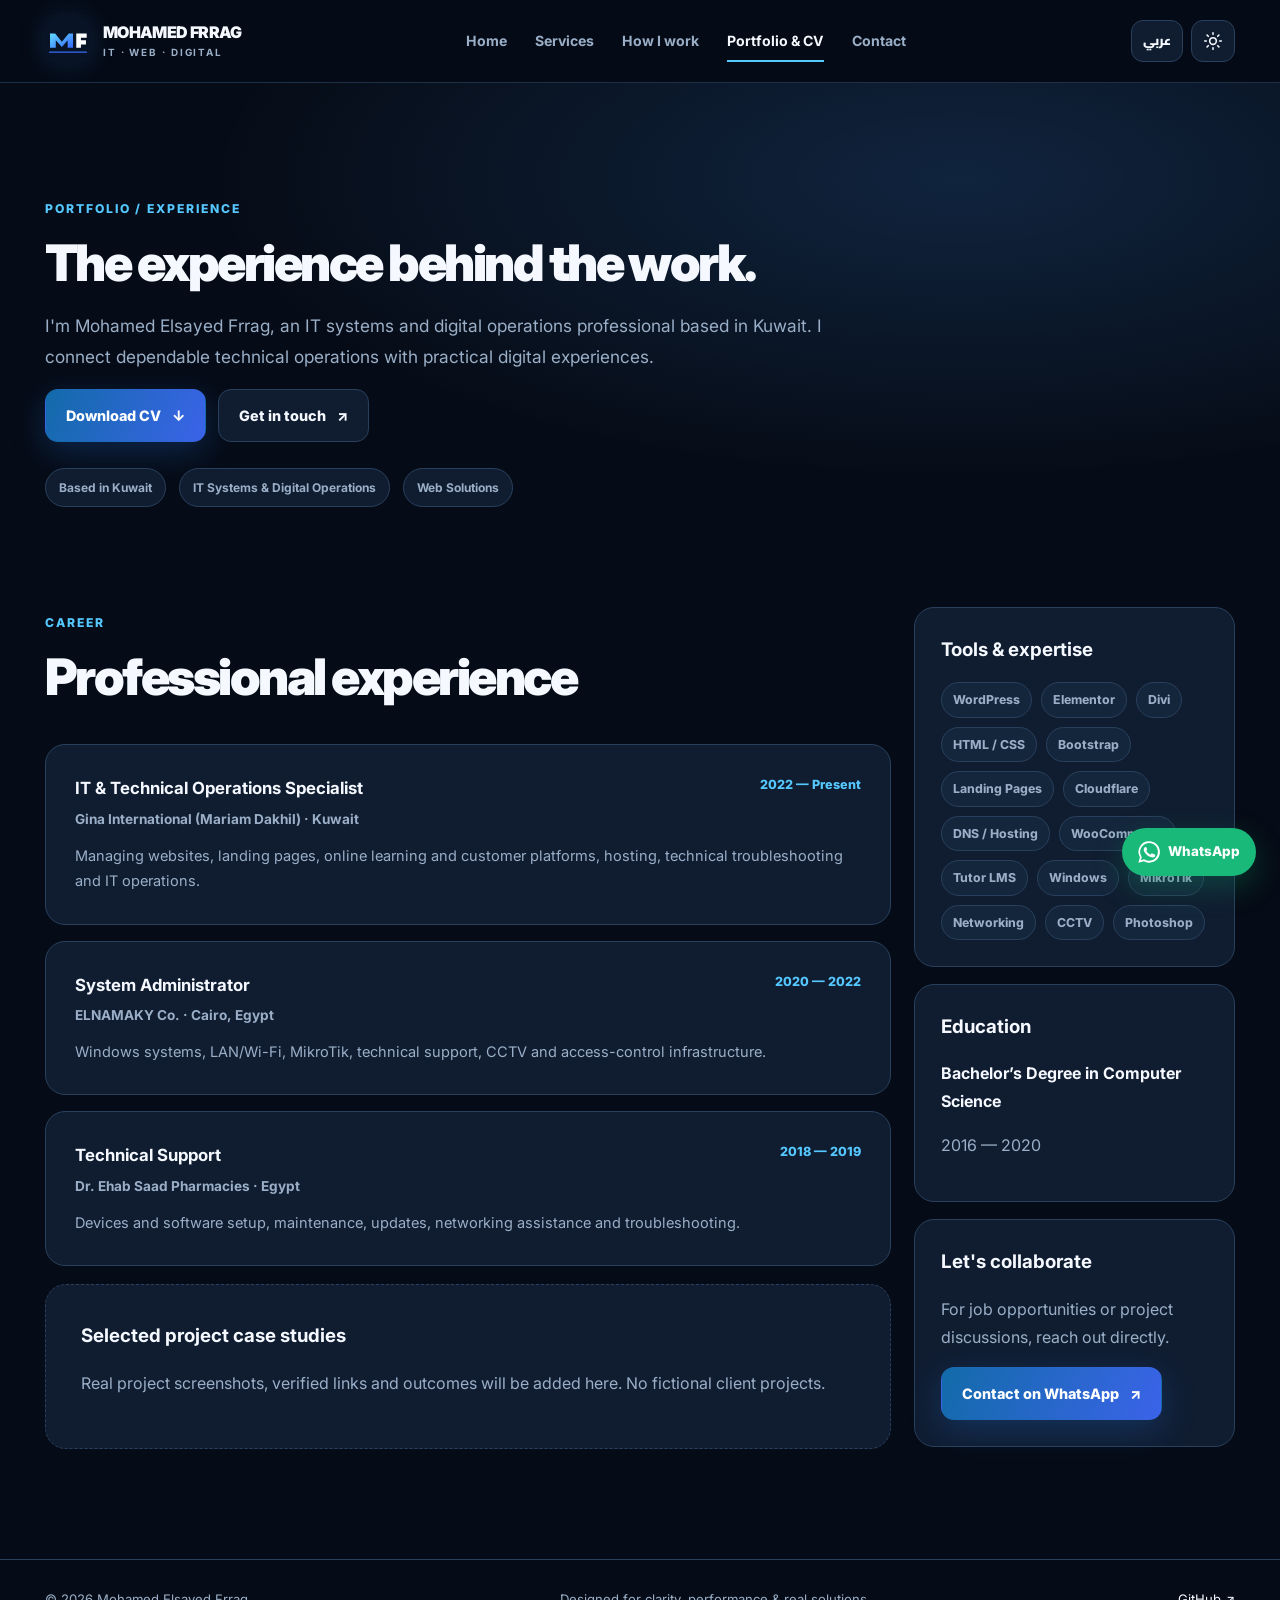
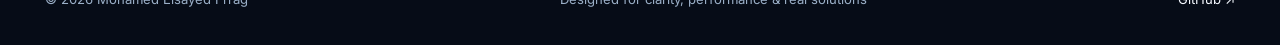
<file: portfolio.html>
<!doctype html><html lang="en" dir="ltr"><head><meta charset="utf-8"><meta name="viewport" content="width=device-width,initial-scale=1"><meta name="theme-color" content="#060c17"><meta name="description" content="Mohamed Frrag — professional experience, technical skills and CV."><meta property="og:title" content="Portfolio & CV | Mohamed Frrag"><meta property="og:description" content="IT, web development and digital solutions in Kuwait."><meta property="og:type" content="website"><link rel="icon" type="image/svg+xml" href="assets/logo.svg"><link rel="stylesheet" href="assets/style.css"><title>Portfolio & CV | Mohamed Frrag</title></head><body><a class="skip" href="#main" data-i18n="skip">Skip to content</a><div class="progress" id="progress"></div><header><div class="wrap topbar"><a class="brand" href="index.html"><img src="assets/logo.svg" alt="MF logo" width="46" height="46"><span class="brand-text">MOHAMED FRRAG<small>IT · WEB · DIGITAL</small></span></a><nav class="nav" id="nav" aria-label="Primary navigation"><a href="index.html" data-i18n="navHome">Home</a><a href="index.html#services" data-i18n="navServices">Services</a><a href="index.html#process" data-i18n="navProcess">Process</a><a href="portfolio.html" data-i18n="navPortfolio">Portfolio & CV</a><a href="index.html#contact" data-i18n="navContact">Contact</a></nav><div class="navtools"><button class="iconbtn langbtn" type="button" id="langBtn" aria-label="Change language">عربي</button><button class="iconbtn" type="button" id="themeBtn" aria-label="Toggle light dark mode"></button><button class="iconbtn menu-btn" type="button" id="menuBtn" aria-controls="nav" aria-expanded="false" aria-label="Open menu"><svg viewBox="0 0 24 24"><path d="M4 7h16M4 12h16M4 17h16"/></svg></button></div></div></header><main id="main"><section class="portfolio-hero"><div class="wrap"><div class="portfolio-head reveal"><span class="eyebrow" data-i18n="portfolioTag">PORTFOLIO / EXPERIENCE</span><h1 data-i18n="portfolioTitle">The experience behind the work.</h1><p data-i18n="portfolioDesc">I'm Mohamed Elsayed Frrag, an IT systems and digital operations professional based in Kuwait. I connect dependable technical operations with practical digital experiences.</p><div class="actions"><a class="btn primary" href="Mohamed_Frrag_CV.docx" download><span data-i18n="downloadCV">Download CV</span> ↓</a><a class="btn ghost" href="https://wa.me/96594715049?text=Hi%20Mohamed%2C%20I%20found%20your%20portfolio." target="_blank" rel="noopener noreferrer"><span data-i18n="hireMe">Get in touch</span> ↗</a></div><div class="info-bar"><span class="tag" data-i18n="kuwait">Based in Kuwait</span><span class="tag" data-i18n="role">IT Systems & Digital Operations</span><span class="tag" data-i18n="webRole">Web Solutions</span></div></div></div></section><section class="portfolio-section"><div class="wrap two-cols"><div><div class="section-top reveal"><div><span class="eyebrow" data-i18n="careerTag">CAREER</span><h2 data-i18n="careerTitle">Professional experience</h2></div></div><div class="timeline"><article class="job reveal"><div class="job-head"><h3 data-i18n="job1">IT & Technical Operations Specialist</h3><time>2022 — <span data-i18n="present">Present</span></time></div><strong>Gina International (Mariam Dakhil) · Kuwait</strong><p data-i18n="job1d">Managing websites, landing pages, online learning and customer platforms, hosting, technical troubleshooting and IT operations.</p></article><article class="job reveal"><div class="job-head"><h3 data-i18n="job2">System Administrator</h3><time>2020 — 2022</time></div><strong>ELNAMAKY Co. · Cairo, Egypt</strong><p data-i18n="job2d">Windows systems, LAN/Wi-Fi, MikroTik, technical support, CCTV and access-control infrastructure.</p></article><article class="job reveal"><div class="job-head"><h3 data-i18n="job3">Technical Support</h3><time>2018 — 2019</time></div><strong data-i18n="job3company">Dr. Ehab Saad Pharmacies · Egypt</strong><p data-i18n="job3d">Devices and software setup, maintenance, updates, networking assistance and troubleshooting.</p></article></div><div class="project-empty reveal"><h3 data-i18n="workTitle">Selected project case studies</h3><p data-i18n="workDesc">Real project screenshots, verified links and outcomes will be added here. No fictional client projects.</p></div></div><aside><div class="side-card reveal"><h3 data-i18n="skillsTitle">Tools & expertise</h3><div class="chips"><span class="chip">WordPress</span><span class="chip">Elementor</span><span class="chip">Divi</span><span class="chip">HTML / CSS</span><span class="chip">Bootstrap</span><span class="chip">Landing Pages</span><span class="chip">Cloudflare</span><span class="chip">DNS / Hosting</span><span class="chip">WooCommerce</span><span class="chip">Tutor LMS</span><span class="chip">Windows</span><span class="chip">MikroTik</span><span class="chip">Networking</span><span class="chip">CCTV</span><span class="chip">Photoshop</span></div></div><div class="side-card reveal"><h3 data-i18n="educationTitle">Education</h3><b data-i18n="degree">Bachelor’s Degree in Computer Science</b><p style="color:var(--sub)">2016 — 2020</p></div><div class="side-card reveal"><h3 data-i18n="connectTitle">Let's collaborate</h3><p style="color:var(--sub)" data-i18n="connectDesc">For job opportunities or project discussions, reach out directly.</p><a class="btn primary" href="https://wa.me/96594715049" target="_blank" rel="noopener noreferrer"><span data-i18n="contactWA">Contact on WhatsApp</span> ↗</a></div></aside></div></section></main><footer><div class="wrap footer-grid"><span>© <span id="year"></span> Mohamed Elsayed Frrag</span><span data-i18n="footer">Made for clarity, performance & real solutions</span><a href="https://github.com/mohamedfrrag" target="_blank" rel="noopener noreferrer">GitHub ↗</a></div></footer><a class="whatsapp" href="https://wa.me/96594715049?text=Hello%20Mohamed%2C%20I%20would%20like%20to%20discuss%20a%20project." target="_blank" rel="noopener noreferrer" aria-label="Contact Mohamed on WhatsApp"><svg viewBox="0 0 32 32" aria-hidden="true"><path d="M16 .5A15.3 15.3 0 0 0 2.8 23.6L.5 31.5l8.1-2.1A15.5 15.5 0 1 0 16 .5Zm0 28.2a12.8 12.8 0 0 1-6.5-1.8l-.5-.3-4.8 1.3 1.3-4.6-.3-.5A12.9 12.9 0 1 1 16 28.7Zm7.1-9.7c-.4-.2-2.2-1.1-2.6-1.2-.3-.1-.6-.2-.8.2-.2.4-1 1.2-1.2 1.4-.2.2-.4.3-.8.1-.5-.3-1.8-.7-3.3-2.1-1.2-1-2-2.3-2.2-2.7-.2-.4 0-.6.2-.8l.6-.7.3-.5c.1-.2 0-.5 0-.7s-.8-1.9-1.1-2.6c-.3-.7-.6-.6-.8-.6h-.7c-.3 0-.7.1-1 .5-.4.4-1.4 1.4-1.4 3.3s1.5 3.8 1.7 4.1c.2.3 3 4.6 7.3 6.3 1 .4 1.8.6 2.4.8 1 .3 1.9.2 2.6.1.8-.1 2.2-.9 2.5-1.8.3-.9.3-1.7.2-1.8-.1-.2-.3-.3-.7-.5Z"/></svg><span data-i18n="whatsapp">WhatsApp</span></a><script defer src="assets/app.js"></script></body></html>
</file>
<file: assets/style.css>
@import url('https://fonts.googleapis.com/css2?family=Cairo:wght@400;500;600;700;800;900&family=Inter:wght@400;500;600;700;800;900&display=swap');
:root{color-scheme:dark;--bg:#060c17;--bg2:#091426;--surface:#101d31;--surface2:#14263c;--text:#f5f9ff;--sub:#9aafc7;--border:#29405c;--accent:#55c8ff;--accent2:#537bff;--green:#65efc8;--glow:rgba(66,154,255,.17);--shadow:0 22px 90px rgba(0,0,0,.32)}
:root[data-theme=light]{color-scheme:light;--bg:#f5f8fe;--bg2:#eaf2fe;--surface:#fff;--surface2:#ebf3ff;--text:#122237;--sub:#506580;--border:#d3e0f2;--accent:#075eac;--accent2:#345bea;--green:#087f62;--glow:rgba(47,118,229,.12);--shadow:0 20px 70px rgba(22,61,118,.12)}
*{box-sizing:border-box}html{scroll-behavior:smooth}body{margin:0;overflow-x:hidden;background:var(--bg);color:var(--text);font:400 16px/1.75 Inter,Cairo,system-ui,sans-serif;transition:background .35s,color .35s}html[lang=ar] body{font-family:Cairo,Inter,system-ui,sans-serif}a{color:inherit;text-decoration:none}button{font:inherit;cursor:pointer}button:focus-visible,a:focus-visible{outline:2px solid var(--accent);outline-offset:4px}::selection{background:var(--accent);color:var(--bg)}.wrap{width:min(1190px,calc(100% - 48px));margin-inline:auto}.skip{position:fixed;inset-inline-start:20px;top:-90px;background:var(--accent);color:var(--bg);padding:12px 20px;z-index:80}.skip:focus{top:15px}.progress{height:2px;position:fixed;inset:0 0 auto;z-index:80;transform-origin:left;transform:scaleX(0);background:linear-gradient(90deg,#6cf0ff,#5379ff);pointer-events:none}header{position:sticky;top:0;z-index:50;background:color-mix(in srgb,var(--bg) 82%,transparent);border-bottom:1px solid color-mix(in srgb,var(--border) 70%,transparent);backdrop-filter:blur(18px)}.topbar{height:82px;display:flex;align-items:center;gap:20px}.brand{display:flex;align-items:center;gap:12px;white-space:nowrap;flex-shrink:0}.brand img{width:46px;height:46px;border-radius:12px;box-shadow:0 0 26px var(--glow)}.brand-text{font-size:1rem;font-weight:900;line-height:1.2;letter-spacing:-.04em}.brand-text small{display:block;color:var(--sub);font-size:.62rem;letter-spacing:.19em;font-weight:700;margin-top:5px}.nav{display:flex;align-items:center;justify-content:center;gap:28px;margin-inline:auto}.nav a{position:relative;font-size:.88rem;font-weight:700;color:var(--sub);transition:color .2s}.nav a:hover,.nav a[aria-current=page]{color:var(--text)}.nav a:after{content:'';height:2px;background:var(--accent);position:absolute;bottom:-9px;left:0;right:0;transform:scaleX(0);transition:transform .25s}.nav a:hover:after,.nav a[aria-current=page]:after{transform:scaleX(1)}.navtools{display:flex;align-items:center;gap:8px}.iconbtn{border:1px solid var(--border);border-radius:12px;background:var(--surface);color:var(--text);height:42px;min-width:42px;display:grid;place-items:center;padding:0 11px;transition:background .25s,transform .25s,border-color .25s}.iconbtn:hover{transform:translateY(-2px);border-color:var(--accent)}.iconbtn svg{width:20px;height:20px;fill:none;stroke:currentColor;stroke-width:1.9;stroke-linecap:round;stroke-linejoin:round}.langbtn{font-weight:900;font-size:.77rem}.menu-btn{display:none}.accent{color:var(--accent)}.eyebrow{display:inline-flex;align-items:center;gap:10px;font-size:.76rem;font-weight:800;letter-spacing:.16em;text-transform:uppercase;color:var(--accent)}.signal{width:8px;height:8px;border-radius:50%;background:var(--green);box-shadow:0 0 0 6px color-mix(in srgb,var(--green) 12%,transparent),0 0 17px var(--green)}.hero{position:relative;isolation:isolate;overflow:hidden;min-height:690px;display:flex;align-items:center;padding:110px 0 112px}.hero:before{content:'';position:absolute;inset:0;z-index:-2;background:radial-gradient(ellipse at 75% 37%,var(--glow),transparent 49%),radial-gradient(ellipse at 10% 105%,rgba(88,69,225,.11),transparent 51%)}.hero:after{content:'';position:absolute;inset:0;z-index:-1;opacity:.26;background-image:linear-gradient(var(--border) 1px,transparent 1px),linear-gradient(90deg,var(--border) 1px,transparent 1px);background-size:65px 65px;mask-image:linear-gradient(to bottom,transparent,black 45%,transparent)}.hero-grid{display:grid;grid-template-columns:1.1fr .9fr;gap:52px;align-items:center}.hero h1{font-size:clamp(2.85rem,5.4vw,5.1rem);letter-spacing:-.065em;line-height:1.18;margin:25px 0 22px;max-width:750px;font-weight:900}html[lang=ar] .hero h1{letter-spacing:-.035em;line-height:1.45;font-size:clamp(2.4rem,4.6vw,4.3rem)}.gradient{background:linear-gradient(105deg,var(--accent),#6283ff,#b6a4ff);background-size:220% 220%;background-clip:text;-webkit-background-clip:text;color:transparent;animation:gradientmove 9s ease infinite}.lead{color:var(--sub);font-size:1.075rem;max-width:620px;margin:0 0 32px}.actions{display:flex;gap:12px;flex-wrap:wrap}.btn{display:inline-flex;align-items:center;justify-content:center;gap:11px;border-radius:13px;border:1px solid var(--border);font-size:.9rem;font-weight:800;padding:13px 20px;transition:transform .25s,box-shadow .25s,background .25s;min-height:49px}.btn:hover{transform:translateY(-4px)}.btn.primary{color:#fff;background:linear-gradient(115deg,#126ba9,#3b63e9);border-color:transparent;box-shadow:0 10px 32px rgba(31,115,229,.25)}.btn.primary:hover{box-shadow:0 14px 45px rgba(31,115,229,.4)}.btn.ghost{background:var(--surface);color:var(--text)}.arrow{display:inline-block;transition:transform .2s}.btn:hover .arrow{transform:translate(4px,-3px)}[dir=rtl] .btn:hover .arrow{transform:translate(-4px,-3px)}.socialline{margin-top:35px;color:var(--sub);font-size:.8rem;display:flex;align-items:center;gap:13px;flex-wrap:wrap}.socialline b{color:var(--text)}.sep{display:inline-block;width:4px;height:4px;border-radius:50%;background:var(--accent)}.scene{position:relative;min-height:420px;perspective:900px}.scene-glow{position:absolute;inset:6% 2% 0;border-radius:50%;background:radial-gradient(circle,var(--glow),transparent 65%);filter:blur(22px);animation:breathe 7s ease-in-out infinite}.visual-panel{position:absolute;inset:42px 12px 48px 14px;border:1px solid var(--border);border-radius:24px;background:linear-gradient(155deg,color-mix(in srgb,var(--surface) 96%,transparent),var(--bg2));box-shadow:var(--shadow);transform:rotate(-4deg);overflow:hidden;animation:float 8s ease-in-out infinite}.visual-header{height:48px;border-bottom:1px solid var(--border);display:flex;gap:7px;align-items:center;padding:0 21px}.visual-header i{width:8px;height:8px;border-radius:50%;background:#ff7a8d}.visual-header i:nth-child(2){background:#f9c45d}.visual-header i:nth-child(3){background:#53d6b2}.visual-header span{margin-inline-start:auto;color:var(--sub);font-size:.7rem;font-weight:700}.visual-content{padding:23px}.preview-kicker{font-size:.69rem;color:var(--accent);letter-spacing:.15em;font-weight:800}.visual-content h3{font-size:1.6rem;line-height:1.25;margin:8px 0;color:var(--text)}.fake-line{height:7px;border-radius:10px;background:var(--border);margin:12px 0;width:72%}.fake-line.short{width:45%}.fake-grid{display:grid;grid-template-columns:1fr 1fr;gap:12px;margin-top:28px}.fake-tile{height:95px;border:1px solid var(--border);border-radius:13px;background:var(--surface2);padding:14px;position:relative}.fake-tile:before{content:'';display:block;width:26px;height:26px;border:1px solid var(--accent);border-radius:8px;background:var(--glow)}.fake-tile:after{content:'';position:absolute;bottom:16px;left:14px;width:60%;height:7px;border-radius:10px;background:var(--border)}.float-pill{position:absolute;z-index:2;border:1px solid var(--border);background:var(--surface);border-radius:15px;padding:11px 15px;color:var(--text);font-size:.78rem;font-weight:800;box-shadow:var(--shadow);animation:float 6s ease-in-out infinite}.float-pill.first{top:15px;right:-4px}.float-pill.second{bottom:13px;left:-12px;animation-delay:-2s}.float-pill .glow-dot{color:var(--green)}section{padding:100px 0;scroll-margin-top:85px}.section-top{display:flex;align-items:end;justify-content:space-between;gap:32px;margin-bottom:36px}.section-top h2,.portfolio-head h1{font-size:clamp(2rem,4vw,3.15rem);line-height:1.25;letter-spacing:-.05em;margin:10px 0 0;font-weight:900}html[lang=ar] .section-top h2,html[lang=ar] .portfolio-head h1{letter-spacing:-.02em;line-height:1.55}.section-top p{color:var(--sub);max-width:420px;margin:0}.services{background:linear-gradient(180deg,var(--bg),var(--bg2) 58%,var(--bg))}.cards{display:grid;grid-template-columns:repeat(3,minmax(0,1fr));gap:18px}.card{position:relative;isolation:isolate;border:1px solid var(--border);background:color-mix(in srgb,var(--surface) 94%,transparent);border-radius:22px;padding:29px;min-height:235px;overflow:hidden;transition:transform .35s,border-color .35s,box-shadow .35s}.card:hover{transform:translateY(-8px);border-color:color-mix(in srgb,var(--accent) 55%,var(--border));box-shadow:0 18px 50px var(--glow)}.card:before{content:'';position:absolute;inset:0;z-index:-1;background:radial-gradient(320px circle at var(--mx,50%) var(--my,50%),var(--glow),transparent 65%);opacity:0;transition:opacity .3s}.card:hover:before{opacity:1}.card-icon{height:51px;width:51px;display:grid;place-items:center;border-radius:15px;background:var(--surface2);border:1px solid var(--border);color:var(--accent);font-size:1.5rem}.card-icon svg{height:27px;width:27px;fill:none;stroke:currentColor;stroke-width:1.7;stroke-linecap:round;stroke-linejoin:round}.card h3{font-size:1.1rem;margin:20px 0 9px}.card p{color:var(--sub);margin:0;font-size:.9rem;line-height:1.8}.ticker{border-block:1px solid var(--border);overflow:hidden;padding:19px 0;background:var(--bg2)}.ticker-track{display:flex;gap:36px;white-space:nowrap;width:max-content;animation:marquee 33s linear infinite;color:var(--sub);font-size:.8rem;font-weight:900;letter-spacing:.12em}.ticker-track span:before{content:'✦';color:var(--accent);margin-inline-end:35px}.workflow{display:grid;grid-template-columns:repeat(3,1fr);gap:20px}.step{padding:25px;border-inline-start:1px solid var(--border)}.step b{font-size:2rem;color:var(--accent);opacity:.7}.step h3{margin:10px 0}.step p{color:var(--sub);font-size:.92rem;margin:0}.cta{padding:40px 0 100px}.cta-panel{border:1px solid var(--border);border-radius:30px;background:radial-gradient(ellipse at 90% 20%,var(--glow),transparent 56%),var(--surface);padding:68px;display:flex;align-items:center;justify-content:space-between;gap:25px;overflow:hidden}.cta-panel h2{font-size:clamp(2rem,4vw,3.1rem);line-height:1.3;margin:8px 0 12px;letter-spacing:-.04em}.cta-panel p{max-width:550px;color:var(--sub);margin:0}.links{display:flex;gap:10px;flex-wrap:wrap;margin-top:24px}.links a{color:var(--sub);font-size:.87rem;border-bottom:1px solid var(--border)}footer{border-top:1px solid var(--border);padding:28px 0 34px;color:var(--sub);font-size:.82rem}.footer-grid{display:flex;justify-content:space-between;gap:14px;flex-wrap:wrap}.footer-grid a{color:var(--text)}.whatsapp{position:fixed;bottom:24px;right:24px;z-index:45;display:flex;align-items:center;gap:8px;background:#19b979;color:#fff;padding:12px 16px;border-radius:40px;font-weight:800;font-size:.84rem;box-shadow:0 11px 28px #0b855858;transition:transform .25s}.whatsapp:hover{transform:translateY(-5px)}.whatsapp svg{width:22px;height:22px;fill:currentColor}.portfolio-hero{position:relative;padding:110px 0 55px;overflow:hidden}.portfolio-hero:before{content:'';position:absolute;z-index:-1;inset:0;background:radial-gradient(ellipse at 75% 20%,var(--glow),transparent 55%)}.portfolio-head{max-width:790px}.portfolio-head p{color:var(--sub);font-size:1.08rem}.info-bar{display:flex;gap:13px;flex-wrap:wrap;margin-top:26px}.tag{display:inline-flex;padding:8px 13px;border:1px solid var(--border);border-radius:30px;background:var(--surface);font-weight:700;font-size:.75rem;color:var(--sub)}.portfolio-section{padding:45px 0 95px}.two-cols{display:grid;grid-template-columns:1.45fr .55fr;gap:23px}.timeline{display:grid;gap:16px}.job{padding:29px;border:1px solid var(--border);background:var(--surface);border-radius:20px}.job-head{display:flex;justify-content:space-between;gap:13px;flex-wrap:wrap;align-items:start}.job h3{margin:0;font-size:1.05rem}.job time{color:var(--accent);font-weight:800;font-size:.79rem}.job strong{font-size:.85rem;color:var(--sub);font-weight:700}.job p{color:var(--sub);margin:12px 0 0;font-size:.91rem}.side-card{border:1px solid var(--border);background:var(--surface);border-radius:20px;padding:26px;margin-bottom:17px}.side-card h3{margin:0 0 15px}.chips{display:flex;flex-wrap:wrap;gap:9px}.chip{border:1px solid var(--border);background:var(--surface2);color:var(--sub);padding:6px 11px;border-radius:25px;font-size:.77rem;font-weight:750}.project-empty{border:1px dashed var(--border);border-radius:21px;padding:35px;background:var(--surface);color:var(--sub);margin-top:18px}.project-empty h3{color:var(--text);margin:0 0 5px}.reveal{opacity:0;transform:translateY(27px);transition:opacity .75s ease,transform .75s cubic-bezier(.2,.7,.1,1)}.reveal.visible{opacity:1;transform:none}.reveal.delay1{transition-delay:.1s}.reveal.delay2{transition-delay:.19s}.reveal.delay3{transition-delay:.27s}@keyframes float{0%,100%{transform:translateY(0) rotate(-3deg)}50%{transform:translateY(-18px) rotate(-1deg)}}@keyframes breathe{0%,100%{transform:scale(.9);opacity:.65}50%{transform:scale(1.1);opacity:1}}@keyframes gradientmove{0%,100%{background-position:0 50%}50%{background-position:100% 50%}}@keyframes marquee{to{transform:translateX(-50%)}}
@media(max-width:1000px){.nav{gap:15px}.brand-text{font-size:.85rem}.hero-grid{gap:18px}.cards{grid-template-columns:repeat(2,1fr)}}
@media(max-width:780px){.topbar{height:74px}.menu-btn{display:grid}.nav{position:absolute;top:74px;inset-inline:0;background:var(--bg);border-bottom:1px solid var(--border);padding:18px 24px;display:none;flex-direction:column;align-items:stretch;gap:0}.nav.is-open{display:flex}.nav a{padding:12px 6px}.nav a:after{display:none}.navtools{margin-inline-start:auto}.hero{min-height:auto;padding:70px 0}.hero-grid{grid-template-columns:1fr}.scene{min-height:360px;max-width:490px;width:100%;margin:auto}.hero h1{max-width:650px}.section-top{display:block}.section-top p{margin-top:15px}.workflow{grid-template-columns:1fr}.cta-panel{padding:36px;display:block}.cta-panel .btn{margin-top:25px}.two-cols{grid-template-columns:1fr}}
@media(max-width:540px){.wrap{width:min(100% - 34px,1190px)}.brand-text small{font-size:.51rem}.brand img{width:41px;height:41px}.brand{gap:8px}.navtools{gap:5px}.iconbtn{min-width:39px;height:39px;padding:0 8px}.hero h1{font-size:2.75rem}.hero{padding:54px 0}.scene{min-height:310px}.visual-panel{inset:32px 7px 40px}.float-pill{font-size:.69rem;padding:8px}.float-pill.first{right:0}.float-pill.second{left:0}section{padding:72px 0}.cards{grid-template-columns:1fr}.card{min-height:0}.cta{padding-bottom:75px}.cta-panel{padding:29px}.whatsapp{right:15px;bottom:16px;padding:13px}.whatsapp span{display:none}.portfolio-hero{padding:75px 0 30px}}
@media(prefers-reduced-motion:reduce){html{scroll-behavior:auto}*,*:before,*:after{animation:none!important;transition-duration:.01ms!important}.reveal{opacity:1;transform:none}}
</file>
